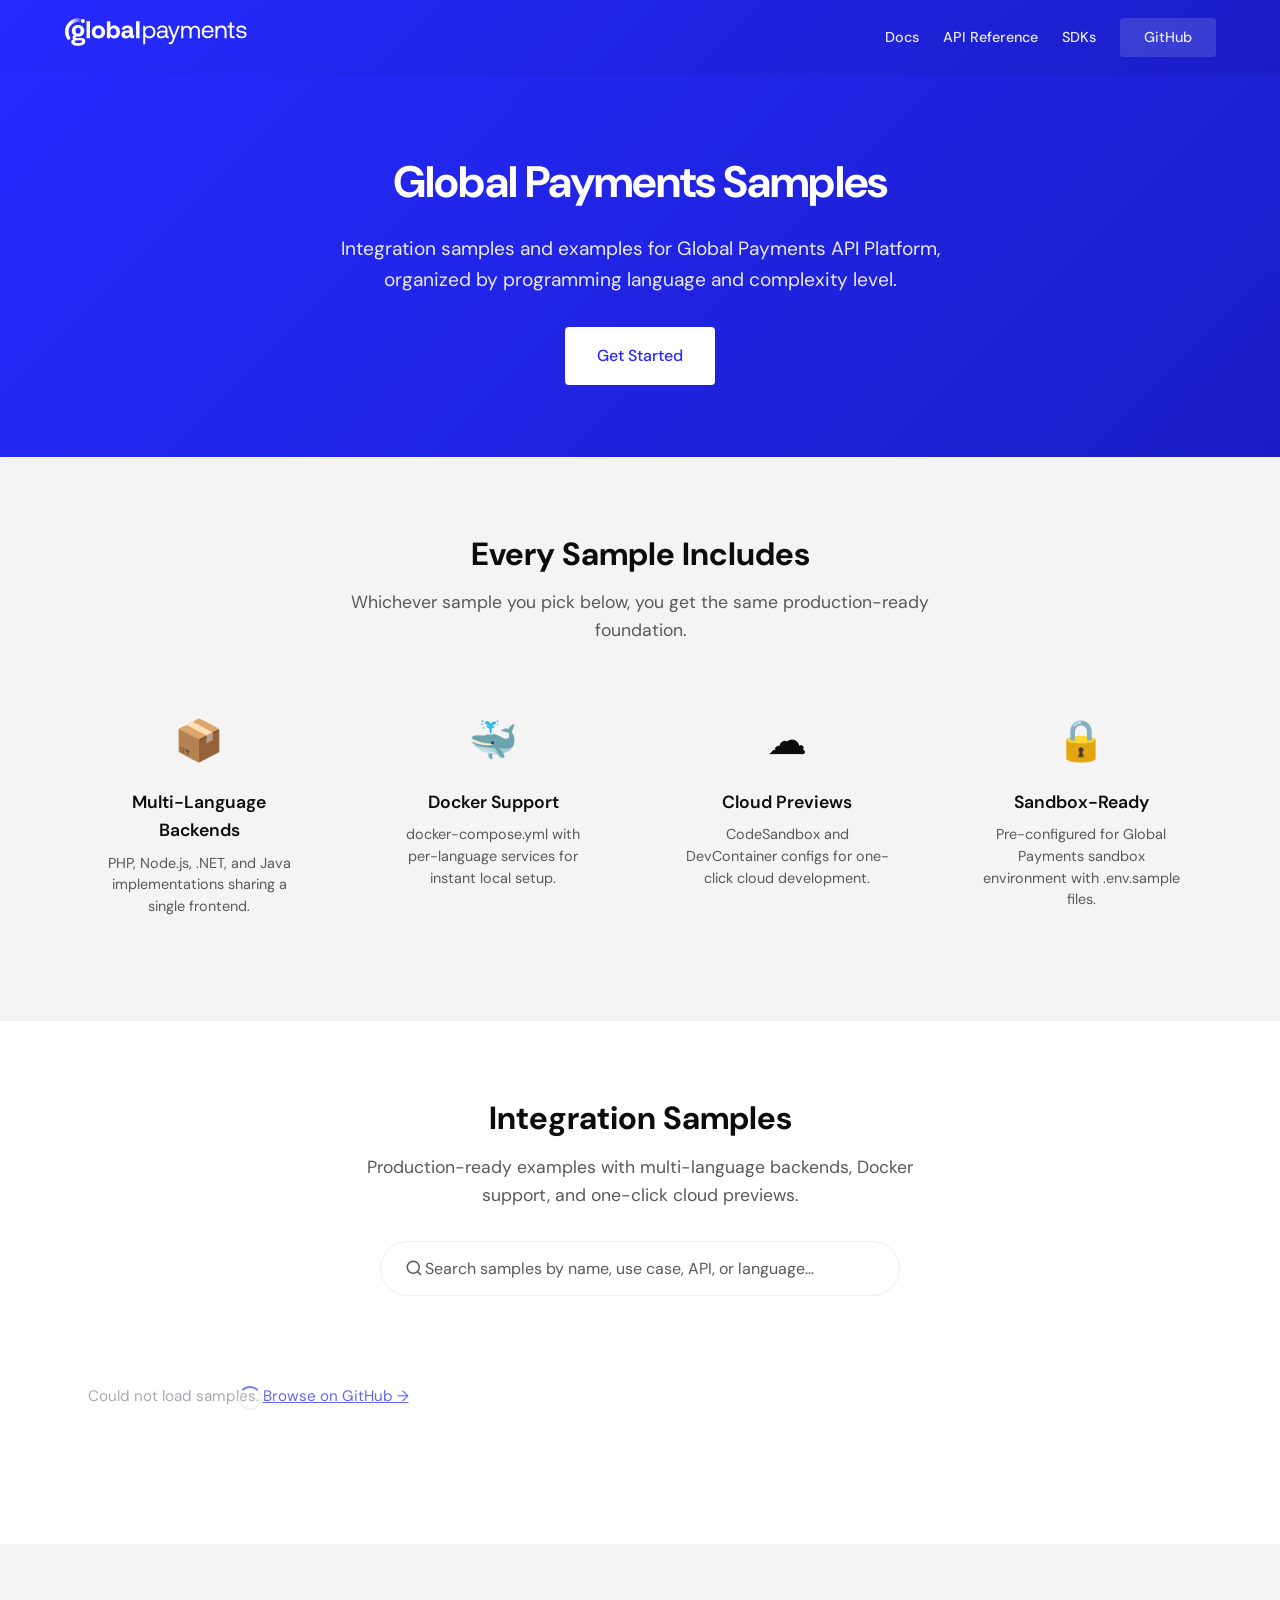
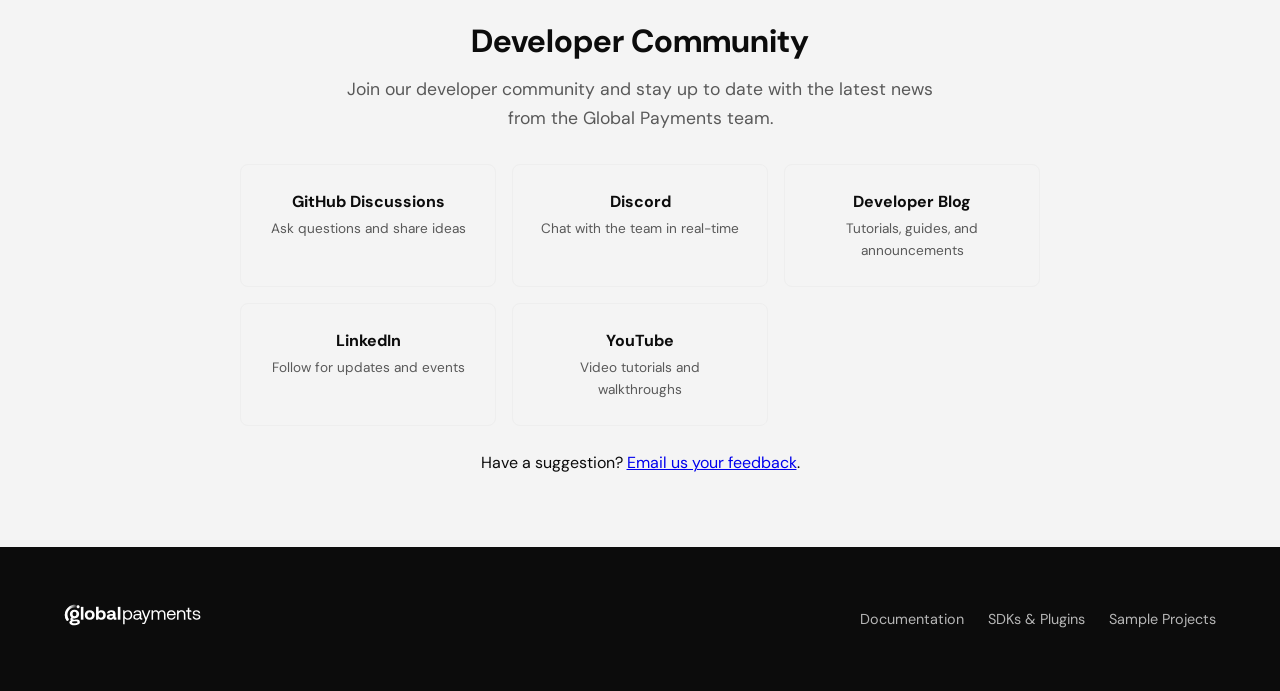
<file: index.html>
<!DOCTYPE html>
<html lang="en">
<head>
    <meta charset="UTF-8">
    <meta name="viewport" content="width=device-width, initial-scale=1.0">
    <title>Global Payments Samples — Developer Portal</title>
    <meta name="description" content="Integration samples and examples for Global Payments API Platform. Explore payment processing demos across PHP, Node.js, .NET, and Java.">
    <link rel="icon" href="assets/img/GP_favicon.svg" type="image/svg+xml">
    <link rel="preconnect" href="https://fonts.googleapis.com">
    <link rel="preconnect" href="https://fonts.gstatic.com" crossorigin>
    <link href="https://fonts.googleapis.com/css2?family=DM+Sans:ital,opsz,wght@0,9..40,100..1000;1,9..40,100..1000&display=swap" rel="stylesheet">
    <link rel="stylesheet" href="css/styles.css">
    <link rel="stylesheet" href="css/portal.css">
</head>
<body>
    <header class="gp-header">
        <div class="gp-container">
            <div class="gp-header-content">
                <a href="/" class="gp-logo">
                    <picture>
                        <source media="(min-width: 768px)" srcset="assets/img/GP_logo.svg">
                        <img src="assets/img/GP_favicon.svg" alt="Global Payments" style="height: 32px; width: auto;">
                    </picture>
                </a>
                <nav class="gp-header-nav">
                    <a href="https://developer.globalpayments.com/">Docs</a>
                    <a href="https://developer.globalpay.com/api/references-overview">API Reference</a>
                    <a href="https://developer.globalpay.com/docs/integration-options/sdk/overview">SDKs</a>
                    <a href="https://github.com/globalpayments-samples" class="gp-button gp-button-header">GitHub</a>
                </nav>
                <button class="gp-mobile-menu-toggle" aria-label="Toggle navigation">
                    <span></span><span></span><span></span>
                </button>
            </div>
        </div>
    </header>

    <section class="gp-hero">
        <div class="gp-container">
            <h1 class="gp-hero-title">Global Payments Samples</h1>
            <p class="gp-hero-subtitle">Integration samples and examples for Global Payments API Platform, organized by programming language and complexity level.</p>
            <div class="gp-hero-actions">
                <a href="https://developer.globalpay.com/docs/getting-started/overview" class="gp-button gp-button-primary">Get Started</a>
            </div>
        </div>
    </section>

    <section class="gp-section gp-section-alt">
        <div class="gp-container">
            <div class="gp-section-header">
                <h2 class="gp-section-title">Every Sample Includes</h2>
                <p class="gp-section-subtitle">Whichever sample you pick below, you get the same production-ready foundation.</p>
            </div>
            <div class="gp-features-grid">
                <div class="gp-feature-card">
                    <div class="gp-feature-icon">&#x1f4e6;</div>
                    <h3>Multi-Language Backends</h3>
                    <p>PHP, Node.js, .NET, and Java implementations sharing a single frontend.</p>
                </div>
                <div class="gp-feature-card">
                    <div class="gp-feature-icon">&#x1f433;</div>
                    <h3>Docker Support</h3>
                    <p>docker-compose.yml with per-language services for instant local setup.</p>
                </div>
                <div class="gp-feature-card">
                    <div class="gp-feature-icon">&#x2601;</div>
                    <h3>Cloud Previews</h3>
                    <p>CodeSandbox and DevContainer configs for one-click cloud development.</p>
                </div>
                <div class="gp-feature-card">
                    <div class="gp-feature-icon">&#x1f512;</div>
                    <h3>Sandbox-Ready</h3>
                    <p>Pre-configured for Global Payments sandbox environment with .env.sample files.</p>
                </div>
            </div>
        </div>
    </section>

    <section id="samples" class="gp-section">
        <div class="gp-container">
            <div class="gp-section-header">
                <h2 class="gp-section-title">Integration Samples</h2>
                <p class="gp-section-subtitle">Production-ready examples with multi-language backends, Docker support, and one-click cloud previews.</p>
            </div>

            <div class="gp-search">
                <input
                    type="search"
                    id="gp-search-input"
                    class="gp-search-input"
                    placeholder="Search samples by name, use case, API, or language&#x2026;"
                    aria-label="Search samples"
                    autocomplete="off"
                >
            </div>

            <div class="gp-filters" role="group" aria-label="Filter samples by use case"></div>

            <div id="gp-project-grid" class="gp-project-grid"></div>

            <p class="gp-project-count" id="project-count" role="status" aria-live="polite"></p>
        </div>
    </section>

    <section class="gp-section gp-section-alt">
        <div class="gp-container">
            <div class="gp-section-header">
                <h2 class="gp-section-title">Developer Community</h2>
                <p class="gp-section-subtitle">Join our developer community and stay up to date with the latest news from the Global Payments team.</p>
            </div>
            <div class="gp-community-grid">
                <a href="https://github.com/orgs/globalpayments/discussions" class="gp-community-link">
                    <strong>GitHub Discussions</strong>
                    <span>Ask questions and share ideas</span>
                </a>
                <a href="https://discord.gg/myER9G9qkc" class="gp-community-link">
                    <strong>Discord</strong>
                    <span>Chat with the team in real-time</span>
                </a>
                <a href="https://developer.globalpayments.com/blog" class="gp-community-link">
                    <strong>Developer Blog</strong>
                    <span>Tutorials, guides, and announcements</span>
                </a>
                <a href="https://www.linkedin.com/showcase/global-payments-for-developers/" class="gp-community-link">
                    <strong>LinkedIn</strong>
                    <span>Follow for updates and events</span>
                </a>
                <a href="https://youtube.com/playlist?list=PLYOhsY1Babga_03fc9FcGIWqagCHEyxY0&si=H4YgJYez6VMxLE68" class="gp-community-link">
                    <strong>YouTube</strong>
                    <span>Video tutorials and walkthroughs</span>
                </a>
            </div>
            <p class="gp-text-center gp-mt-lg">
                Have a suggestion? <a href="mailto:communityexperience@globalpay.com?subject=Global%20Payments%20Developer%20Community%20Feedback">Email us your feedback</a>.
            </p>
        </div>
    </section>

    <footer class="gp-footer">
        <div class="gp-container">
            <div class="gp-footer-content">
                <div class="gp-footer-section">
                    <a href="https://www.globalpayments.com" class="gp-footer-logo">
                        <img src="assets/img/GP_logo.svg" alt="Global Payments" style="height: 24px; width: auto; filter: brightness(0) invert(1);">
                    </a>
                </div>
                <div class="gp-footer-section">
                    <nav class="gp-footer-nav">
                        <a href="https://developer.globalpayments.com/" class="gp-footer-link">Documentation</a>
                        <a href="https://github.com/globalpayments" class="gp-footer-link">SDKs &amp; Plugins</a>
                        <a href="https://github.com/globalpayments-samples" class="gp-footer-link">Sample Projects</a>
                    </nav>
                </div>
            </div>
        </div>
    </footer>

    <script src="js/script.js"></script>
    <script src="js/portal.js"></script>
</body>
</html>
</file>
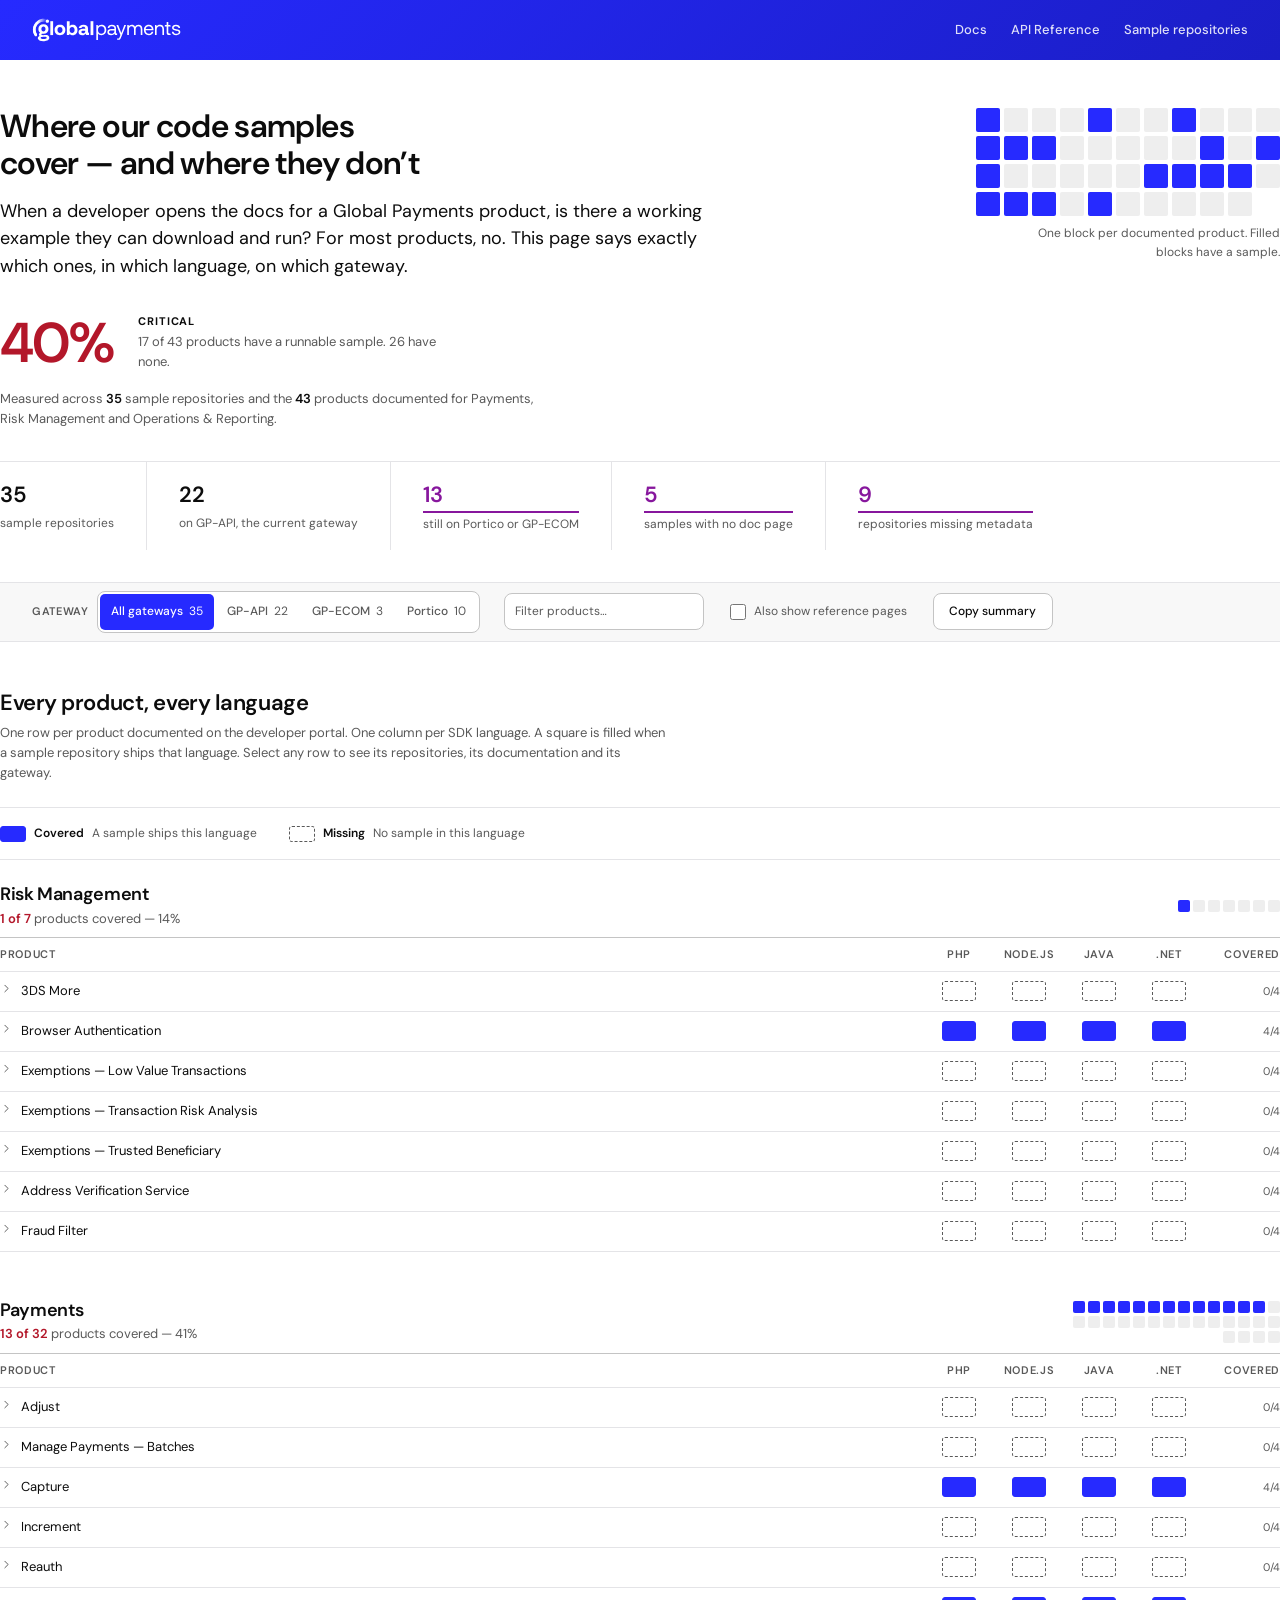
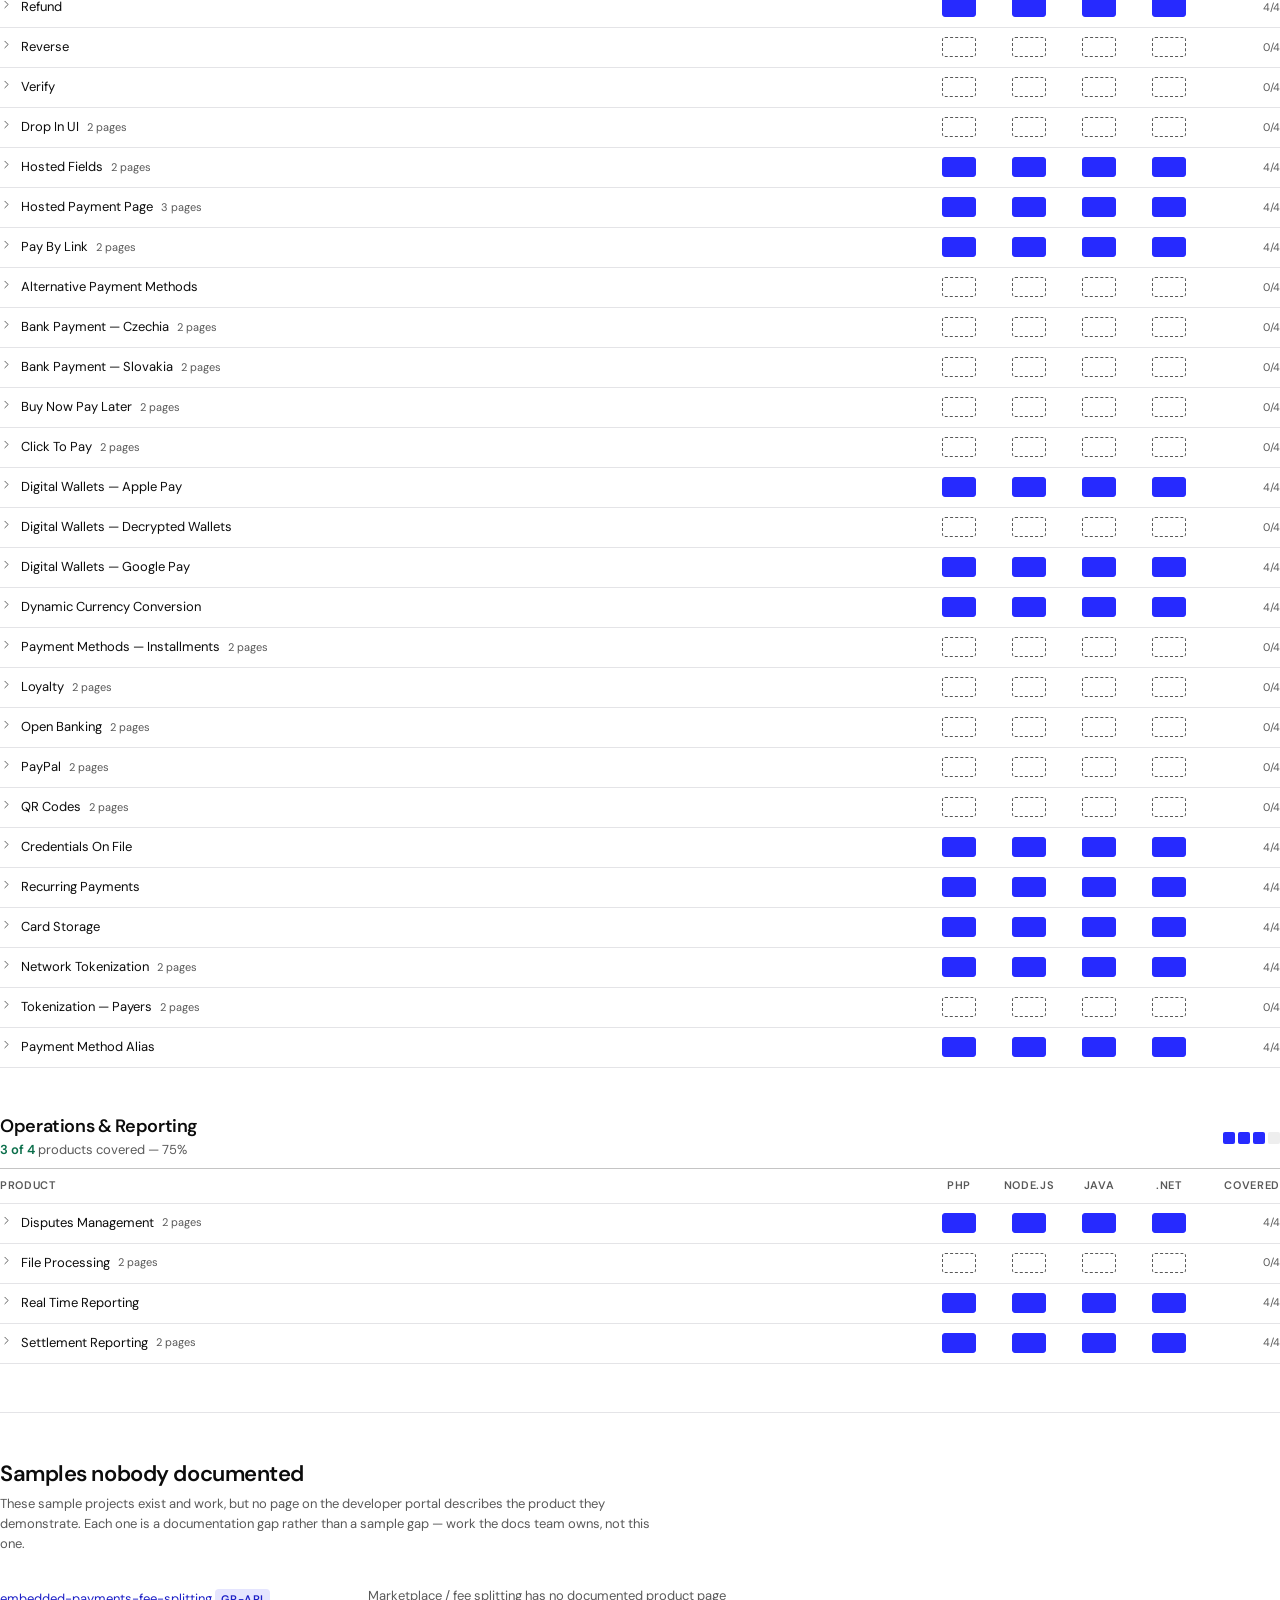
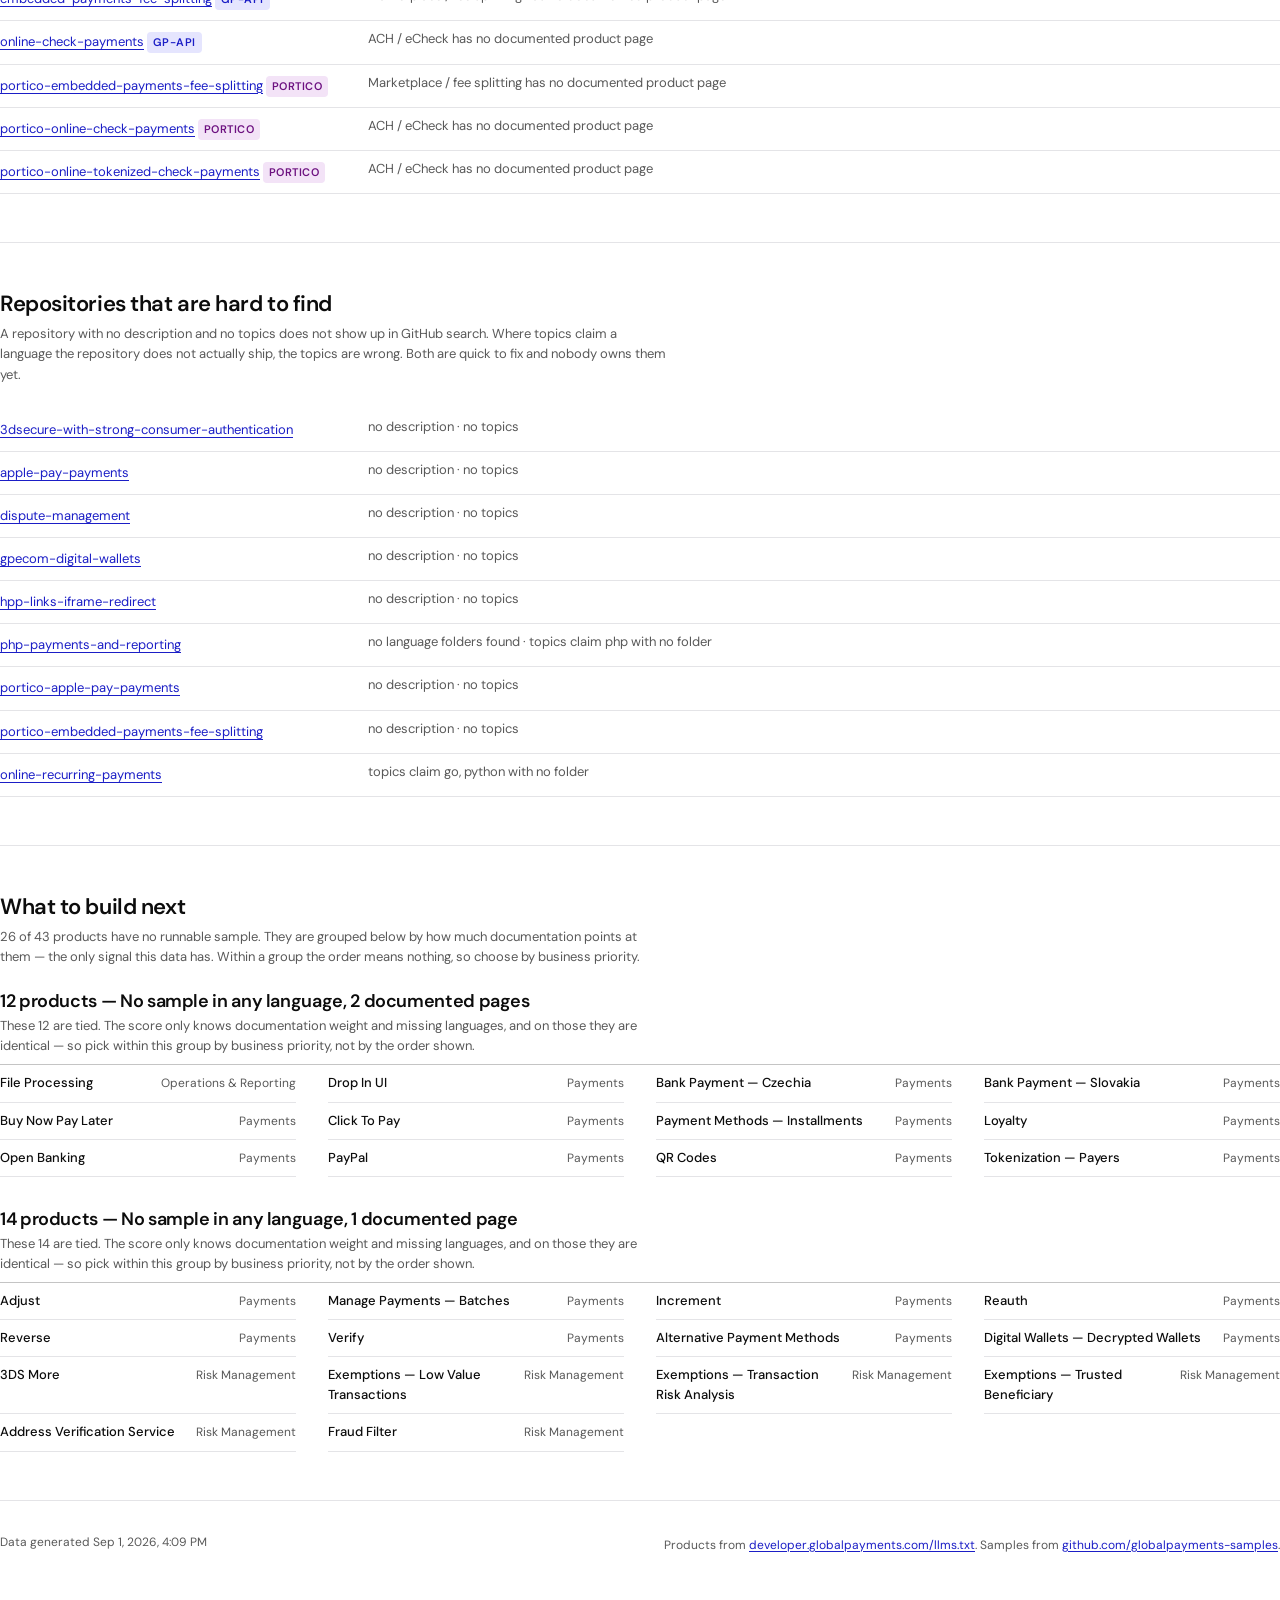
<file: coverage/index.html>
<!DOCTYPE html>
<html lang="en">
<head>
<meta charset="UTF-8">
<meta name="viewport" content="width=device-width, initial-scale=1.0">
<title>Sample Coverage — Global Payments</title>
<meta name="description" content="Which Global Payments products have a runnable code sample, in which languages, on which gateway — and where the gaps are.">
<link rel="icon" href="assets/img/GP_favicon.svg" type="image/svg+xml">
<link rel="preconnect" href="https://fonts.googleapis.com">
<link rel="preconnect" href="https://fonts.gstatic.com" crossorigin>
<link href="https://fonts.googleapis.com/css2?family=DM+Sans:opsz,wght@9..40,400;9..40,500;9..40,600;9..40,700&display=swap" rel="stylesheet">
<link rel="stylesheet" href="css/tokens.css">
<link rel="stylesheet" href="css/dashboard.css">
</head>
<body>

<a class="skiplink" href="#matrix-title">Skip to the coverage table</a>

<header class="masthead">
  <div class="shell masthead__inner">
    <a class="masthead__logo" href="https://globalpayments-samples.github.io/">
      <img class="masthead__logo-screen" src="assets/img/GP_logo.svg" alt="Global Payments">
      <img class="masthead__logo-print" src="assets/img/GP_logo_print.svg" alt="" aria-hidden="true">
    </a>
    <nav class="masthead__nav" aria-label="Developer resources">
      <a href="https://developer.globalpayments.com/">Docs</a>
      <a href="https://developer.globalpayments.com/api/references-overview">API Reference</a>
      <a href="https://github.com/globalpayments-samples">Sample repositories</a>
    </nav>
  </div>
</header>

<!-- Shown only when data/coverage.js is missing. -->
<div class="shell" id="load-error" hidden>
  <div class="section">
    <div class="notice">
      <strong>Coverage data has not been generated yet.</strong>
      Run the pipeline from the project root, then reload this page:
      <br><br>
      <code>node scripts/fetch-docs.mjs</code><br>
      <code>node scripts/fetch-repos.mjs</code><br>
      <code>node scripts/build-coverage.mjs</code>
      <br><br>
      The last step writes <code>data/coverage.js</code>, which this page reads.
    </div>
  </div>
</div>

<main id="app" hidden>

  <!-- Live region for filter and search results. Sighted users get the same
       sentence in .matrix__status; this exists so the change is not silent. -->
  <p class="sr-only" id="status" role="status" aria-live="polite"></p>

  <section class="shell lede" aria-labelledby="page-title">
    <div class="lede__grid">
      <div>
        <h1 class="lede__title" id="page-title">Where our code samples cover — and where they don&rsquo;t</h1>
        <p class="lede__lead" id="lead">
          When a developer opens the docs for a Global Payments product, is there a
          working example they can download and run? For most products, no. This page
          says exactly which ones, in which language, on which gateway.
        </p>

        <div class="headline">
          <p class="headline__figure" id="coverage-figure">—</p>
          <div class="headline__read">
            <p class="headline__band" id="coverage-band"></p>
            <p class="headline__caption" id="coverage-caption"></p>
          </div>
        </div>

        <p class="lede__statement" id="statement"></p>
      </div>

      <div class="lede__evidence">
        <ul class="strip" id="strip" aria-hidden="true"></ul>
        <p class="strip__caption" id="strip-caption"></p>
      </div>
    </div>

    <div class="facts" id="facts"></div>
  </section>

  <div class="controls">
    <div class="shell controls__inner">
      <div class="control">
        <span class="control__label" id="gateway-label">Gateway</span>
        <div class="segmented" id="gateway-filter" role="group" aria-labelledby="gateway-label"></div>
      </div>

      <div class="control">
        <label class="sr-only" for="search">Filter products by name</label>
        <input class="search" id="search" type="search" placeholder="Filter products&hellip;" autocomplete="off">
      </div>

      <label class="toggle">
        <input type="checkbox" id="show-out-of-scope">
        <span>Also show reference pages</span>
      </label>

      <button class="btn" id="copy-summary" type="button"
              aria-describedby="copy-summary-hint">Copy summary</button>
      <span class="sr-only" id="copy-summary-hint">Copies this page&rsquo;s headline numbers and top gaps to the clipboard as Markdown.</span>
    </div>
  </div>

  <section class="shell section" aria-labelledby="matrix-title">
    <div class="section__head">
      <h2 class="section__title" id="matrix-title" tabindex="-1">Every product, every language</h2>
      <p class="section__note">
        One row per product documented on the developer portal. One column per SDK
        language. A square is filled when a sample repository ships that language.
        Select any row to see its repositories, its documentation and its gateway.
      </p>
    </div>

    <!-- The legend sits above the matrix, not below it: you cannot read a chart
         with the key 1,400px further down the page. Only the states the data
         actually produces are drawn. -->
    <div class="legend" id="legend"></div>

    <p class="matrix__status" id="matrix-status" hidden></p>

    <div class="matrix" id="matrix"></div>
  </section>

  <section class="shell section" aria-labelledby="undoc-title">
    <div class="section__head">
      <h2 class="section__title" id="undoc-title">Samples nobody documented</h2>
      <p class="section__note">
        These sample projects exist and work, but no page on the developer portal
        describes the product they demonstrate. Each one is a documentation gap
        rather than a sample gap — work the docs team owns, not this one.
      </p>
    </div>
    <ul class="plainlist" id="undocumented"></ul>
  </section>

  <section class="shell section" aria-labelledby="hygiene-title">
    <div class="section__head">
      <h2 class="section__title" id="hygiene-title">Repositories that are hard to find</h2>
      <p class="section__note">
        A repository with no description and no topics does not show up in GitHub
        search. Where topics claim a language the repository does not actually ship,
        the topics are wrong. Both are quick to fix and nobody owns them yet.
      </p>
    </div>
    <ul class="plainlist" id="hygiene"></ul>
  </section>

  <!-- Last on the page on purpose: the reader leaves holding the action, not the
       housekeeping. -->
  <section class="shell section section--close" aria-labelledby="gaps-title">
    <div class="section__head">
      <h2 class="section__title" id="gaps-title">What to build next</h2>
      <p class="section__note" id="gaps-note"></p>
    </div>
    <div id="gaps"></div>
  </section>

</main>

<footer class="colophon-wrap" id="colophon" hidden>
  <div class="shell colophon">
    <span id="generated"></span>
    <span>
      Products from
      <a href="https://developer.globalpayments.com/llms.txt">developer.globalpayments.com/llms.txt</a>.
      Samples from
      <a href="https://github.com/globalpayments-samples">github.com/globalpayments-samples</a>.
    </span>
  </div>
</footer>

<script src="data/coverage.js"></script>
<script src="js/dashboard.js"></script>
</body>
</html>
</file>
<file: css/styles.css>
/* Global Payments Brand Colors */
:root {
    /* Primary Palette */
    --gp-white: #FFFFFF;
    --gp-global-blue: #262AFF;
    
    /* Secondary Palette */
    --gp-deep-blue: #1B1EC6;
    --gp-black: #0C0C0C;
    
    /* Tertiary Palette */
    --gp-pulse-blue: #1CABFF;
    --gp-sunshine: #FFCC00;
    --gp-creamsicle: #FDA052;
    --gp-raspberry: #F4364C;
    --gp-grape: #87179D;
    
    /* Neutral Palette */
    --gp-charcoal: #595959;
    --gp-smoke: #C4C4C4;
    --gp-fog: #EEEEEE;
    --gp-haze: #F4F4F4;
    --gp-mist: #F8F8F8;
    
    /* Semantic Colors */
    --gp-success: #10B981;
    --gp-warning: var(--gp-sunshine);
    --gp-error: var(--gp-raspberry);
    --gp-info: var(--gp-pulse-blue);
    
    /* Typography */
    --gp-font-family: 'DM Sans', -apple-system, BlinkMacSystemFont, 'Segoe UI', system-ui, sans-serif;
    
    /* Spacing */
    --gp-space-xs: 0.25rem;
    --gp-space-sm: 0.5rem;
    --gp-space-md: 1rem;
    --gp-space-lg: 1.5rem;
    --gp-space-xl: 2rem;
    --gp-space-xxl: 3rem;
    
    /* Border Radius */
    --gp-radius-sm: 4px;
    --gp-radius-md: 8px;
    --gp-radius-lg: 12px;
    --gp-radius-xl: 16px;
    
    /* Shadows */
    --gp-shadow-sm: 0 1px 2px 0 rgba(0, 0, 0, 0.05);
    --gp-shadow-md: 0 4px 6px -1px rgba(0, 0, 0, 0.1), 0 2px 4px -1px rgba(0, 0, 0, 0.06);
    --gp-shadow-lg: 0 10px 15px -3px rgba(0, 0, 0, 0.1), 0 4px 6px -2px rgba(0, 0, 0, 0.05);
}

/* Reset and Base Styles */
* {
    margin: 0;
    padding: 0;
    box-sizing: border-box;
}

body {
    font-family: var(--gp-font-family);
    background-color: var(--gp-white);
    color: var(--gp-black);
    line-height: 1.6;
    font-size: 16px;
    -webkit-font-smoothing: antialiased;
    -moz-osx-font-smoothing: grayscale;
}

/* Container */
.gp-container {
    max-width: 1200px;
    margin: 0 auto;
    padding: var(--gp-space-lg);
}

/* Header */
.gp-header {
    background: linear-gradient(135deg, var(--gp-global-blue) 0%, var(--gp-deep-blue) 100%);
    color: var(--gp-white);
    padding: var(--gp-space-xl) 0;
    margin-bottom: var(--gp-space-xxl);
}

.gp-header-content {
    display: flex;
    align-items: center;
    justify-content: space-between;
    flex-wrap: wrap;
    gap: var(--gp-space-md);
}

.gp-logo {
    font-size: 1.5rem;
    font-weight: 700;
    display: flex;
    align-items: center;
    gap: var(--gp-space-sm);
}

.gp-header-nav {
    display: flex;
    gap: var(--gp-space-lg);
    align-items: center;
}

.gp-header-nav a {
    color: var(--gp-white);
    text-decoration: none;
    font-weight: 500;
    opacity: 0.9;
    transition: opacity 0.2s ease;
}

.gp-header-nav a:hover {
    opacity: 1;
}

/* Page Title */
.gp-page-title {
    font-size: 2.5rem;
    font-weight: 700;
    margin-bottom: var(--gp-space-sm);
    background: linear-gradient(135deg, var(--gp-global-blue), var(--gp-pulse-blue));
    -webkit-background-clip: text;
    -webkit-text-fill-color: transparent;
    background-clip: text;
}

.gp-page-subtitle {
    font-size: 1.125rem;
    color: var(--gp-charcoal);
    margin-bottom: var(--gp-space-xl);
    font-weight: 400;
}

/* Tabs */
.gp-tabs {
    margin-bottom: var(--gp-space-xl);
}

.gp-tab-list {
    display: flex;
    border-bottom: 1px solid var(--gp-fog);
    margin-bottom: var(--gp-space-xl);
    overflow-x: auto;
    gap: 0;
}

.gp-tab-button {
    background: none;
    border: none;
    padding: var(--gp-space-md) var(--gp-space-lg);
    font-family: var(--gp-font-family);
    font-size: 1rem;
    font-weight: 500;
    color: var(--gp-charcoal);
    cursor: pointer;
    border-bottom: 2px solid transparent;
    transition: all 0.2s ease;
    white-space: nowrap;
    position: relative;
}

.gp-tab-button:hover {
    color: var(--gp-global-blue);
    background-color: var(--gp-haze);
}

.gp-tab-button.active {
    color: var(--gp-global-blue);
    border-bottom-color: var(--gp-global-blue);
}

.gp-tab-content {
    display: none;
}

.gp-tab-content.active {
    display: block;
}

/* Cards */
.gp-card {
    background: var(--gp-white);
    border: 1px solid var(--gp-fog);
    border-radius: var(--gp-radius-lg);
    padding: var(--gp-space-xl);
    box-shadow: var(--gp-shadow-sm);
    margin-bottom: var(--gp-space-lg);
    transition: box-shadow 0.2s ease;
}

.gp-card:hover {
    box-shadow: var(--gp-shadow-md);
}

.gp-card-header {
    margin-bottom: var(--gp-space-lg);
}

.gp-card-title {
    font-size: 1.25rem;
    font-weight: 600;
    color: var(--gp-black);
    margin-bottom: var(--gp-space-sm);
}

.gp-card-description {
    color: var(--gp-charcoal);
    font-size: 0.9rem;
}

/* Forms */
.gp-form {
    max-width: 600px;
}

.gp-form-group {
    margin-bottom: var(--gp-space-lg);
}

.gp-form-row {
    display: flex;
    gap: var(--gp-space-md);
    flex-wrap: wrap;
}

.gp-form-row .gp-form-group {
    flex: 1;
    min-width: 200px;
}

.gp-label {
    display: block;
    font-weight: 500;
    color: var(--gp-black);
    margin-bottom: var(--gp-space-sm);
    font-size: 0.9rem;
}

.gp-input,
.gp-select,
.gp-textarea {
    width: 100%;
    padding: var(--gp-space-md);
    border: 1px solid var(--gp-smoke);
    border-radius: var(--gp-radius-sm);
    font-family: var(--gp-font-family);
    font-size: 1rem;
    transition: all 0.2s ease;
    background-color: var(--gp-white);
}

.gp-input:focus,
.gp-select:focus,
.gp-textarea:focus {
    outline: none;
    border-color: var(--gp-global-blue);
    box-shadow: 0 0 0 3px rgba(38, 42, 255, 0.1);
}

.gp-input::placeholder {
    color: var(--gp-charcoal);
}

/* Buttons */
.gp-button {
    font-family: var(--gp-font-family);
    font-size: 1rem;
    font-weight: 500;
    padding: var(--gp-space-md) var(--gp-space-xl);
    border: none;
    border-radius: var(--gp-radius-sm);
    cursor: pointer;
    transition: all 0.2s ease;
    text-decoration: none;
    display: inline-flex;
    align-items: center;
    gap: var(--gp-space-sm);
    justify-content: center;
    min-height: 44px;
}

.gp-button-primary {
    background: linear-gradient(135deg, var(--gp-global-blue), var(--gp-deep-blue));
    color: var(--gp-white);
}

.gp-button-primary:hover {
    transform: translateY(-1px);
    box-shadow: var(--gp-shadow-md);
}

.gp-button-secondary {
    background: var(--gp-white);
    color: var(--gp-global-blue);
    border: 1px solid var(--gp-global-blue);
}

.gp-button-secondary:hover {
    background: var(--gp-global-blue);
    color: var(--gp-white);
}

.gp-button-full {
    width: 100%;
}

/* Status Messages */
.gp-alert {
    padding: var(--gp-space-md);
    border-radius: var(--gp-radius-sm);
    margin-bottom: var(--gp-space-lg);
    font-weight: 500;
}

.gp-alert-success {
    background-color: rgba(16, 185, 129, 0.1);
    color: #065f46;
    border: 1px solid rgba(16, 185, 129, 0.2);
}

.gp-alert-error {
    background-color: rgba(244, 54, 76, 0.1);
    color: #991b1b;
    border: 1px solid rgba(244, 54, 76, 0.2);
}

.gp-alert-warning {
    background-color: rgba(255, 204, 0, 0.1);
    color: #92400e;
    border: 1px solid rgba(255, 204, 0, 0.2);
}

.gp-alert-info {
    background-color: rgba(28, 171, 255, 0.1);
    color: #1e40af;
    border: 1px solid rgba(28, 171, 255, 0.2);
}

/* Code Blocks */
.gp-code-block {
    background: var(--gp-haze);
    border: 1px solid var(--gp-fog);
    border-radius: var(--gp-radius-sm);
    padding: var(--gp-space-lg);
    font-family: 'Courier New', monospace;
    font-size: 0.875rem;
    overflow-x: auto;
    margin: var(--gp-space-lg) 0;
}

/* Credit Card Container */
#credit-card {
    border: 1px solid var(--gp-smoke);
    border-radius: var(--gp-radius-sm);
    padding: var(--gp-space-lg);
    background: var(--gp-white);
    margin-bottom: var(--gp-space-lg);
}

/* Loading States */
.gp-loading {
    opacity: 0.6;
    pointer-events: none;
    position: relative;
}

.gp-loading::after {
    content: "";
    position: absolute;
    top: 50%;
    left: 50%;
    width: 20px;
    height: 20px;
    margin: -10px 0 0 -10px;
    border: 2px solid var(--gp-fog);
    border-top: 2px solid var(--gp-global-blue);
    border-radius: 50%;
    animation: gp-spin 1s linear infinite;
}

@keyframes gp-spin {
    0% { transform: rotate(0deg); }
    100% { transform: rotate(360deg); }
}

/* Responsive Design */
@media (max-width: 768px) {
    .gp-container {
        padding: var(--gp-space-md);
    }

    .gp-page-title {
        font-size: 2rem;
    }

    .gp-header-content {
        flex-direction: column;
        align-items: flex-start;
    }

    .gp-form-row {
        flex-direction: column;
    }

    .gp-tab-list {
        gap: 0;
    }

    .gp-card {
        padding: var(--gp-space-lg);
    }
}

/* Utility Classes */
.gp-text-center { text-align: center; }
.gp-text-right { text-align: right; }
.gp-mb-0 { margin-bottom: 0; }
.gp-mb-sm { margin-bottom: var(--gp-space-sm); }
.gp-mb-md { margin-bottom: var(--gp-space-md); }
.gp-mb-lg { margin-bottom: var(--gp-space-lg); }
.gp-mt-lg { margin-top: var(--gp-space-lg); }
.gp-hidden { display: none; }
.gp-flex { display: flex; }
.gp-flex-wrap { flex-wrap: wrap; }
.gp-gap-md { gap: var(--gp-space-md); }
.gp-justify-between { justify-content: space-between; }
.gp-align-center { align-items: center; }
</file>
<file: css/portal.css>
/* Portal-specific styles for the developer community entry point.
   This file supplements css/styles.css (which provides base brand styles
   and is also served as a CDN asset to all sample projects — DO NOT modify styles.css). */

/* ===== Hero ===== */
.gp-hero {
    background: linear-gradient(135deg, var(--gp-global-blue) 0%, var(--gp-deep-blue) 100%);
    color: var(--gp-white);
    padding: var(--gp-space-xxl) 0;
    text-align: center;
}

.gp-hero-title {
    font-size: 2.75rem;
    font-weight: 700;
    margin-bottom: var(--gp-space-md);
    letter-spacing: -0.02em;
}

.gp-hero-subtitle {
    font-size: 1.2rem;
    opacity: 0.9;
    max-width: 640px;
    margin: 0 auto var(--gp-space-xl);
    line-height: 1.6;
}

.gp-hero-actions {
    display: flex;
    gap: var(--gp-space-md);
    justify-content: center;
    flex-wrap: wrap;
}

/* Solid white CTA for strong contrast against the blue hero gradient
   (the old blue-gradient button read as "blue on blue"). */
.gp-hero .gp-button-primary {
    background: var(--gp-white);
    color: var(--gp-global-blue);
}

.gp-hero .gp-button-primary:hover {
    background: var(--gp-haze);
    color: var(--gp-deep-blue);
    transform: translateY(-1px);
    box-shadow: var(--gp-shadow-lg);
}

/* ===== Header (portal overrides) ===== */
.gp-header {
    padding: 0;
    margin-bottom: 0;
}

.gp-header .gp-container {
    padding-top: var(--gp-space-md);
    padding-bottom: var(--gp-space-md);
}

.gp-header-nav a {
    font-size: 0.9rem;
}

.gp-button-header {
    background: rgba(255, 255, 255, 0.15);
    color: var(--gp-white);
    padding: var(--gp-space-sm) var(--gp-space-lg);
    border-radius: var(--gp-radius-sm);
    font-size: 0.9rem;
    min-height: auto;
}

.gp-button-header:hover {
    background: rgba(255, 255, 255, 0.25);
}

/* Mobile menu toggle */
.gp-mobile-menu-toggle {
    display: none;
    flex-direction: column;
    gap: 5px;
    background: none;
    border: none;
    cursor: pointer;
    padding: var(--gp-space-sm);
}

.gp-mobile-menu-toggle span {
    display: block;
    width: 24px;
    height: 2px;
    background: var(--gp-white);
    border-radius: 2px;
    transition: transform 0.2s ease;
}

/* ===== Sections ===== */
.gp-section {
    padding: var(--gp-space-xxl) 0;
}

.gp-section-alt {
    background: var(--gp-haze);
}

.gp-section-header {
    text-align: center;
    margin-bottom: var(--gp-space-xl);
}

.gp-section-title {
    font-size: 2rem;
    font-weight: 700;
    margin-bottom: var(--gp-space-sm);
    color: var(--gp-black);
}

.gp-section-subtitle {
    font-size: 1.1rem;
    color: var(--gp-charcoal);
    max-width: 600px;
    margin: 0 auto;
}

/* ===== Search ===== */
.gp-search {
    max-width: 520px;
    margin: 0 auto var(--gp-space-lg);
}

.gp-search-input {
    width: 100%;
    padding: var(--gp-space-md) var(--gp-space-lg);
    padding-left: 2.75rem;
    border: 1px solid var(--gp-fog);
    border-radius: 100px;
    font-family: var(--gp-font-family);
    font-size: 1rem;
    color: var(--gp-black);
    background-color: var(--gp-white);
    /* Inline magnifier icon — data URI keeps the page self-contained. */
    background-image: url("data:image/svg+xml,%3Csvg xmlns='http://www.w3.org/2000/svg' width='18' height='18' viewBox='0 0 24 24' fill='none' stroke='%23595959' stroke-width='2' stroke-linecap='round' stroke-linejoin='round'%3E%3Ccircle cx='11' cy='11' r='8'/%3E%3Cline x1='21' y1='21' x2='16.65' y2='16.65'/%3E%3C/svg%3E");
    background-repeat: no-repeat;
    background-position: var(--gp-space-lg) center;
    transition: all 0.2s ease;
}

.gp-search-input::placeholder {
    color: var(--gp-charcoal);
}

.gp-search-input:focus {
    outline: none;
    border-color: var(--gp-global-blue);
    box-shadow: 0 0 0 3px rgba(38, 42, 255, 0.1);
}

/* ===== Filters ===== */
.gp-filters {
    display: flex;
    gap: var(--gp-space-sm);
    justify-content: center;
    margin-bottom: var(--gp-space-xl);
    flex-wrap: wrap;
}

.gp-filter-button {
    background: var(--gp-white);
    border: 1px solid var(--gp-fog);
    padding: var(--gp-space-sm) var(--gp-space-lg);
    border-radius: 100px;
    font-family: var(--gp-font-family);
    font-size: 0.9rem;
    font-weight: 500;
    color: var(--gp-charcoal);
    cursor: pointer;
    transition: all 0.2s ease;
}

.gp-filter-button:hover {
    border-color: var(--gp-global-blue);
    color: var(--gp-global-blue);
}

.gp-filter-button.active {
    background: var(--gp-global-blue);
    border-color: var(--gp-global-blue);
    color: var(--gp-white);
}

/* ===== Project Grid ===== */
.gp-project-grid {
    display: grid;
    grid-template-columns: repeat(auto-fill, minmax(300px, 1fr));
    gap: var(--gp-space-lg);
}

.gp-project-card {
    display: flex;
    flex-direction: column;
    background: var(--gp-white);
    border: 1px solid var(--gp-fog);
    border-radius: var(--gp-radius-lg);
    padding: var(--gp-space-xl);
    text-decoration: none;
    color: inherit;
    transition: all 0.2s ease;
}

.gp-project-card:hover {
    box-shadow: var(--gp-shadow-lg);
    border-color: var(--gp-smoke);
    transform: translateY(-2px);
}

.gp-project-card.gp-hidden {
    display: none;
}

.gp-project-card-header {
    margin-bottom: var(--gp-space-sm);
}

.gp-project-card-title {
    font-size: 1.1rem;
    font-weight: 600;
    color: var(--gp-black);
    margin-bottom: 2px;
}

/* Plain-language "which API" caption — helps developers tell apart samples
   that share a name across GP-API, Portico, and GP Ecom. */
.gp-project-card-platform {
    font-size: 0.8rem;
    font-weight: 500;
    color: var(--gp-global-blue);
    margin-bottom: var(--gp-space-sm);
}

.gp-project-card-desc {
    font-size: 0.9rem;
    color: var(--gp-charcoal);
    line-height: 1.5;
    flex: 1;
    margin-bottom: var(--gp-space-md);
}

/* ===== Badges ===== */
.gp-badge {
    display: inline-block;
    font-size: 0.75rem;
    font-weight: 600;
    padding: 2px 10px;
    border-radius: 100px;
    text-transform: uppercase;
    letter-spacing: 0.03em;
}

.gp-badge-gpapi {
    background: rgba(38, 42, 255, 0.1);
    color: var(--gp-global-blue);
}

.gp-badge-portico {
    background: rgba(135, 23, 157, 0.1);
    color: var(--gp-grape);
}

.gp-badge-gpecom {
    background: rgba(253, 160, 82, 0.1);
    color: #c47520;
}

.gp-badge-tools {
    background: rgba(16, 185, 129, 0.1);
    color: #047857;
}

.gp-badge-integrated-partner {
    background: rgba(14, 165, 233, 0.1);
    color: #0369a1;
}

/* ===== Language Tags ===== */
.gp-project-card-langs {
    display: flex;
    gap: var(--gp-space-xs);
    flex-wrap: wrap;
    margin-top: auto;
}

.gp-lang {
    font-size: 0.7rem;
    font-weight: 600;
    padding: 2px 8px;
    border-radius: var(--gp-radius-sm);
    text-transform: uppercase;
    letter-spacing: 0.03em;
}

.gp-lang-php {
    background: rgba(119, 123, 180, 0.15);
    color: #4f5b93;
}

.gp-lang-node {
    background: rgba(104, 159, 56, 0.15);
    color: #3c6e12;
}

.gp-lang-java {
    background: rgba(244, 54, 76, 0.1);
    color: #b91c1c;
}

.gp-lang-dotnet {
    background: rgba(81, 43, 212, 0.12);
    color: #512bd4;
}

.gp-lang-python {
    background: rgba(55, 118, 171, 0.15);
    color: #1d5791;
}

.gp-lang-go {
    background: rgba(0, 173, 216, 0.15);
    color: #006b8f;
}

/* ===== Card Link ===== */
.gp-project-card-link {
    display: block;
    font-size: 0.875rem;
    font-weight: 500;
    color: var(--gp-global-blue);
    margin-top: var(--gp-space-md);
    text-decoration: none;
}

.gp-project-card:hover .gp-project-card-link {
    text-decoration: underline;
}

/* ===== Topic Tags ===== */
.gp-project-card-tags {
    display: flex;
    gap: var(--gp-space-xs);
    flex-wrap: wrap;
    margin-top: var(--gp-space-xs);
}

.gp-tag {
    font-size: 0.65rem;
    font-weight: 500;
    padding: 2px 7px;
    border-radius: var(--gp-radius-sm);
    background: rgba(0, 0, 0, 0.05);
    color: var(--gp-text-secondary, #6b7280);
    letter-spacing: 0.02em;
}

/* ===== Loading State ===== */
.gp-loading {
    text-align: center;
    padding: var(--gp-space-xl) 0;
    color: var(--gp-text-secondary, #6b7280);
    font-size: 0.95rem;
}

/* ===== Features Grid ===== */
.gp-features-grid {
    display: grid;
    grid-template-columns: repeat(auto-fit, minmax(240px, 1fr));
    gap: var(--gp-space-lg);
}

.gp-feature-card {
    text-align: center;
    padding: var(--gp-space-xl);
}

.gp-feature-icon {
    font-size: 2.5rem;
    margin-bottom: var(--gp-space-md);
}

.gp-feature-card h3 {
    font-size: 1.1rem;
    font-weight: 600;
    margin-bottom: var(--gp-space-sm);
}

.gp-feature-card p {
    font-size: 0.9rem;
    color: var(--gp-charcoal);
    line-height: 1.5;
}

/* ===== Community Grid ===== */
.gp-community-grid {
    display: grid;
    grid-template-columns: repeat(auto-fit, minmax(200px, 1fr));
    gap: var(--gp-space-md);
    max-width: 800px;
    margin: 0 auto;
}

.gp-community-link {
    display: flex;
    flex-direction: column;
    gap: 4px;
    padding: var(--gp-space-lg);
    border: 1px solid var(--gp-fog);
    border-radius: var(--gp-radius-md);
    text-decoration: none;
    color: inherit;
    transition: all 0.2s ease;
    text-align: center;
}

.gp-community-link:hover {
    border-color: var(--gp-global-blue);
    box-shadow: var(--gp-shadow-sm);
}

.gp-community-link strong {
    font-size: 1rem;
    color: var(--gp-black);
}

.gp-community-link span {
    font-size: 0.85rem;
    color: var(--gp-charcoal);
}

/* ===== Project Count ===== */
.gp-project-count {
    text-align: center;
    margin-top: var(--gp-space-xl);
    color: var(--gp-charcoal);
    font-size: 0.9rem;
}

/* ===== Footer ===== */
.gp-footer {
    background: var(--gp-black);
    color: var(--gp-white);
    padding: var(--gp-space-xl) 0;
}

.gp-footer-content {
    display: flex;
    align-items: center;
    justify-content: space-between;
    flex-wrap: wrap;
    gap: var(--gp-space-lg);
}

.gp-footer-logo {
    display: inline-block;
}

.gp-footer-nav {
    display: flex;
    gap: var(--gp-space-lg);
    flex-wrap: wrap;
}

.gp-footer-link {
    color: rgba(255, 255, 255, 0.7);
    text-decoration: none;
    font-size: 0.9rem;
    transition: color 0.2s ease;
}

.gp-footer-link:hover {
    color: var(--gp-white);
}

/* ===== Responsive ===== */
@media (max-width: 768px) {
    .gp-hero-title {
        font-size: 2rem;
    }

    .gp-hero-subtitle {
        font-size: 1rem;
    }

    .gp-section-title {
        font-size: 1.5rem;
    }

    .gp-mobile-menu-toggle {
        display: flex;
    }

    .gp-header-nav {
        display: none;
        width: 100%;
        flex-direction: column;
        gap: var(--gp-space-sm);
        padding-top: var(--gp-space-md);
    }

    .gp-header-nav.open {
        display: flex;
    }

    .gp-header-content {
        flex-wrap: wrap;
    }

    .gp-project-grid {
        grid-template-columns: 1fr;
    }

    .gp-footer-content {
        flex-direction: column;
        text-align: center;
    }

    .gp-footer-nav {
        justify-content: center;
    }
}

@media (max-width: 480px) {
    .gp-hero {
        padding: var(--gp-space-xl) 0;
    }

    .gp-hero-title {
        font-size: 1.75rem;
    }

    .gp-filters {
        gap: var(--gp-space-xs);
    }

    .gp-filter-button {
        padding: var(--gp-space-xs) var(--gp-space-md);
        font-size: 0.8rem;
    }
}
</file>
<file: coverage/css/tokens.css>
/* ---------------------------------------------------------------------------
   Global Payments brand tokens.

   The first block is copied verbatim from
   globalpayments-samples.github.io/css/styles.css so this dashboard and the
   samples landing page cannot drift apart. Do not edit it here — edit it there
   and re-copy.
   --------------------------------------------------------------------------- */

:root {
    /* Primary Palette */
    --gp-white: #FFFFFF;
    --gp-global-blue: #262AFF;

    /* Secondary Palette */
    --gp-deep-blue: #1B1EC6;
    --gp-black: #0C0C0C;

    /* Tertiary Palette */
    --gp-pulse-blue: #1CABFF;
    --gp-sunshine: #FFCC00;
    --gp-creamsicle: #FDA052;
    --gp-raspberry: #F4364C;
    --gp-grape: #87179D;

    /* Neutral Palette */
    --gp-charcoal: #595959;
    --gp-smoke: #C4C4C4;
    --gp-fog: #EEEEEE;
    --gp-haze: #F4F4F4;
    --gp-mist: #F8F8F8;

    /* Semantic Colors */
    --gp-success: #10B981;
    --gp-warning: var(--gp-sunshine);
    --gp-error: var(--gp-raspberry);
    --gp-info: var(--gp-pulse-blue);

    /* Typography */
    --gp-font-family: 'DM Sans', -apple-system, BlinkMacSystemFont, 'Segoe UI', system-ui, sans-serif;

    /* Spacing */
    --gp-space-xs: 0.25rem;
    --gp-space-sm: 0.5rem;
    --gp-space-md: 1rem;
    --gp-space-lg: 1.5rem;
    --gp-space-xl: 2rem;
    --gp-space-xxl: 3rem;

    /* Border Radius */
    --gp-radius-sm: 4px;
    --gp-radius-md: 8px;
    --gp-radius-lg: 12px;
    --gp-radius-xl: 16px;

    /* Shadows */
    --gp-shadow-sm: 0 1px 2px 0 rgba(0, 0, 0, 0.05);
    --gp-shadow-md: 0 4px 6px -1px rgba(0, 0, 0, 0.1), 0 2px 4px -1px rgba(0, 0, 0, 0.06);
    --gp-shadow-lg: 0 10px 15px -3px rgba(0, 0, 0, 0.1), 0 4px 6px -2px rgba(0, 0, 0, 0.05);
}

/* ---------------------------------------------------------------------------
   Dashboard additions. Derived from the palette above — no new hues invented.
   --------------------------------------------------------------------------- */

:root {
    /* Ink. Charcoal on white is 6.4:1; smoke is decoration only, never text. */
    --ink:            var(--gp-black);
    --ink-secondary:  var(--gp-charcoal);
    --ink-on-accent:  var(--gp-white);

    /* Two neutral layers: content sits on white, chrome sits on mist. */
    --surface:        var(--gp-white);
    --surface-sunk:   var(--gp-mist);
    --surface-panel:  var(--gp-haze);

    /* Hairlines. Everything is separated by rules, not by boxes. */
    --rule:           #E4E4E7;
    --rule-strong:    var(--gp-smoke);

    /* Coverage states. One hue, four densities — hue is never the only signal;
       each state also differs in fill pattern and border. */
    --state-covered:  var(--gp-global-blue);
    --state-stale:    #9A9CF5;
    --state-partial:  #C9CAFB;
    --state-missing:  transparent;
    --state-out:      var(--gp-fog);

    /* Grade bands for the headline number. Same three hues as the semantic palette
       above, darkened until small text on white clears 4.5:1 — the palette versions
       are display fills and do not. No new hues. Measured on white:
       critical 6.8:1, behind 6.0:1, on-track 6.3:1. */
    --band-critical:  #B3172A;   /* from --gp-raspberry */
    --band-behind:    #9A5000;   /* from --gp-creamsicle */
    --band-on-track:  #0A6E4A;   /* from --gp-success   */

    /* Fixed type scale, ratio ~1.2. Product UI, so no fluid clamps. */
    --text-micro:  0.6875rem;  /* 11px — column heads, meta */
    --text-xs:     0.75rem;    /* 12px — dense labels */
    --text-sm:     0.8125rem;  /* 13px — table body */
    --text-base:   0.9375rem;  /* 15px — prose */
    --text-md:     1.125rem;   /* 18px — sub-heads */
    --text-lg:     1.375rem;   /* 22px — section heads */
    --text-xl:     2rem;       /* 32px — page title */
    --text-hero:   3.5rem;     /* 56px — the one number */

    --lead-tight:  1.15;
    --lead-body:   1.55;

    --track-tight: -0.02em;
    --track-hero:  -0.035em;

    /* Motion. One curve, three durations. */
    --ease-out:    cubic-bezier(0.16, 1, 0.3, 1);
    --dur-fast:    120ms;
    --dur-base:    180ms;
    --dur-slow:    240ms;

    --focus-ring:  0 0 0 2px var(--gp-white), 0 0 0 4px var(--gp-global-blue);

    --page-max:    1320px;
}

@media (prefers-reduced-motion: reduce) {
    :root {
        --dur-fast: 1ms;
        --dur-base: 1ms;
        --dur-slow: 1ms;
    }
}
</file>
<file: coverage/css/dashboard.css>
/* ===========================================================================
   Sample Coverage Dashboard
   Operate surface. The matrix is the product; everything else defers to it.
   =========================================================================== */

*,
*::before,
*::after { box-sizing: border-box; }

html { -webkit-text-size-adjust: 100%; }

body {
    margin: 0;
    font-family: var(--gp-font-family);
    font-size: var(--text-base);
    line-height: var(--lead-body);
    color: var(--ink);
    background: var(--surface);
    -webkit-font-smoothing: antialiased;
    -moz-osx-font-smoothing: grayscale;
    font-variant-numeric: tabular-nums;
}

/* Browser surfaces carry the design too. */
::selection { background: var(--gp-global-blue); color: var(--gp-white); }
:root { accent-color: var(--gp-global-blue); caret-color: var(--gp-global-blue); }

* { scrollbar-width: thin; scrollbar-color: var(--gp-smoke) transparent; }
*::-webkit-scrollbar { width: 10px; height: 10px; }
*::-webkit-scrollbar-track { background: transparent; }
*::-webkit-scrollbar-thumb {
    background: var(--gp-smoke);
    border: 3px solid var(--surface);
    border-radius: 99px;
}
*::-webkit-scrollbar-thumb:hover { background: var(--ink-secondary); }

:focus-visible {
    outline: none;
    box-shadow: var(--focus-ring);
    border-radius: var(--gp-radius-sm);
}

a { color: var(--gp-deep-blue); text-underline-offset: 0.2em; text-decoration-thickness: 1px; }
a:hover { color: var(--gp-global-blue); }

h1, h2, h3, h4 { margin: 0; font-weight: 600; letter-spacing: var(--track-tight); line-height: var(--lead-tight); text-wrap: balance; }
p { margin: 0; }

.shell { max-width: var(--page-max); margin: 0 auto; padding: 0 var(--gp-space-xl); }

.sr-only {
    position: absolute; width: 1px; height: 1px;
    padding: 0; margin: -1px; overflow: hidden;
    clip-path: inset(50%); white-space: nowrap; border: 0;
}

.skiplink {
    position: absolute;
    left: var(--gp-space-md);
    top: -100%;
    z-index: 100;
    padding: 10px 14px;
    font-size: var(--text-sm);
    font-weight: 500;
    color: var(--ink);
    background: var(--surface);
    border: 1px solid var(--rule-strong);
    border-radius: var(--gp-radius-md);
    text-decoration: none;
}
.skiplink:focus { top: var(--gp-space-sm); }

.icon { width: 1em; height: 1em; flex: none; stroke: currentColor; fill: none; stroke-width: 1.75; stroke-linecap: round; stroke-linejoin: round; }

/* --------------------------------------------------------------- masthead */

.masthead {
    background: linear-gradient(135deg, var(--gp-global-blue) 0%, var(--gp-deep-blue) 100%);
    color: var(--gp-white);
}

.masthead__inner {
    display: flex;
    align-items: center;
    justify-content: space-between;
    gap: var(--gp-space-lg);
    min-height: 60px;
    flex-wrap: wrap;
}

.masthead__logo { display: flex; align-items: center; padding: var(--gp-space-sm) 0; }
/* The brand mark is white-on-blue. Print drops the blue, so a dark recolour of the
   same mark ships alongside it and swaps in under @media print. Each variant owns
   its own display: giving the shared rule one would outrank them on specificity
   and render both marks at once. */
.masthead__logo img { height: 26px; width: auto; }
.masthead__logo-screen { display: block; }
.masthead__logo-print { display: none; }

.masthead__nav { display: flex; align-items: center; flex-wrap: wrap; gap: var(--gp-space-md) var(--gp-space-lg); }

.masthead__nav a {
    color: rgba(255, 255, 255, 0.86);
    font-size: var(--text-sm);
    font-weight: 500;
    text-decoration: none;
    padding: 4px 0;
    transition: color var(--dur-fast) var(--ease-out);
}
.masthead__nav a:hover { color: var(--gp-white); text-decoration: underline; }
.masthead__nav :focus-visible { box-shadow: 0 0 0 2px var(--gp-deep-blue), 0 0 0 4px var(--gp-white); }

/* ------------------------------------------------------------------- lede */

.lede { padding: var(--gp-space-xxl) 0 var(--gp-space-xl); border-bottom: 1px solid var(--rule); }

.lede__grid {
    display: grid;
    grid-template-columns: minmax(0, 1fr) auto;
    align-items: start;
    gap: var(--gp-space-xxl);
}

.lede__title {
    font-size: var(--text-xl);
    letter-spacing: var(--track-tight);
    max-width: 20ch;
}

/* The purpose sentence comes before any number. A reader who has not been told
   what a "sample" is cannot grade a percentage of them. */
.lede__lead {
    margin: var(--gp-space-md) 0 0;
    max-width: 62ch;
    font-size: var(--text-md);
    color: var(--ink);
}

.lede__statement {
    margin: var(--gp-space-md) 0 0;
    max-width: 62ch;
    font-size: var(--text-sm);
    color: var(--ink-secondary);
}
.lede__statement strong { color: var(--ink); font-weight: 600; }

.headline {
    display: flex;
    align-items: center;
    gap: var(--gp-space-lg);
    margin-top: var(--gp-space-xl);
}

.headline__figure {
    font-size: var(--text-hero);
    font-weight: 600;
    letter-spacing: var(--track-hero);
    line-height: 1;
    color: var(--ink);
}
/* Graded, not decorated. Colour is a second signal; .headline__band is the first. */
.headline__figure[data-band='critical'] { color: var(--band-critical); }
.headline__figure[data-band='behind']   { color: var(--band-behind); }
.headline__figure[data-band='on-track'] { color: var(--band-on-track); }

.headline__read { min-width: 0; }

.headline__band {
    font-size: var(--text-micro);
    font-weight: 700;
    letter-spacing: 0.08em;
    text-transform: uppercase;
    color: var(--ink);
}

.headline__caption {
    margin-top: 2px;
    font-size: var(--text-sm);
    color: var(--ink-secondary);
    max-width: 34ch;
}

.lede__evidence { min-width: 0; }

/* The block IS the percentage: one square per in-scope product, laid out as a
   single field so the filled proportion is legible at a glance and from a
   projector. Same fact as the number, drawn as evidence. */
.strip {
    display: grid;
    grid-template-columns: repeat(11, 24px);
    gap: 4px;
    margin: 0;
    padding: 0;
    list-style: none;
    justify-content: end;
}

.strip__cell {
    height: 24px;
    border-radius: 2px;
    background: var(--gp-fog);
    transform-origin: bottom;
    animation: strip-rise var(--dur-slow) var(--ease-out) backwards;
}

.strip__cell[data-covered='true'] { background: var(--gp-global-blue); }
.strip__cell[data-target='true'] { box-shadow: 4px 0 0 -1px var(--ink); }
.strip__cell:hover { outline: 2px solid var(--ink); outline-offset: 1px; }

.strip__caption {
    margin: var(--gp-space-sm) 0 0;
    font-size: var(--text-xs);
    color: var(--ink-secondary);
    text-align: right;
    max-width: 34ch;
    margin-left: auto;
}

@keyframes strip-rise {
    from { transform: scaleY(0.15); opacity: 0; }
    to   { transform: scaleY(1); opacity: 1; }
}

/* Facts read as a sentence-like rail, not as stat cards. */
.facts {
    display: flex;
    flex-wrap: wrap;
    gap: 0;
    margin: var(--gp-space-xl) 0 0;
    padding: 0;
    border-top: 1px solid var(--rule);
}

.facts__item {
    padding: var(--gp-space-md) var(--gp-space-xl) var(--gp-space-md) 0;
    margin-right: var(--gp-space-xl);
    border-right: 1px solid var(--rule);
}
.facts__item:last-child { border-right: 0; margin-right: 0; }

.facts__value { font-size: var(--text-lg); font-weight: 600; letter-spacing: var(--track-tight); display: block; }
.facts__label { font-size: var(--text-xs); color: var(--ink-secondary); display: block; margin-top: 2px; }

/* A flagged number is one somebody has to act on. The rule under it carries that
   in greyscale and in print; the colour is the second signal, never the only one. */
.facts__item--flag .facts__value {
    color: var(--gp-grape);
    box-shadow: inset 0 -3px 0 -1px currentColor;
    padding-bottom: 1px;
}

/* --------------------------------------------------------------- controls */

.controls {
    position: sticky;
    top: 0;
    z-index: 20;
    background: var(--surface-sunk);
    border-bottom: 1px solid var(--rule);
}

.controls__inner {
    display: flex;
    flex-wrap: wrap;
    align-items: center;
    gap: var(--gp-space-md) var(--gp-space-lg);
    padding-block: var(--gp-space-sm);
}

.control { display: flex; align-items: center; gap: var(--gp-space-sm); min-width: 0; }

.control__label {
    font-size: var(--text-micro);
    font-weight: 600;
    letter-spacing: 0.06em;
    text-transform: uppercase;
    color: var(--ink-secondary);
    flex: none;
}

.segmented {
    display: inline-flex;
    background: var(--gp-white);
    border: 1px solid var(--rule-strong);
    border-radius: var(--gp-radius-md);
    padding: 2px;
    gap: 2px;
    /* Never let the last option fall off the right edge of a phone. */
    max-width: 100%;
    overflow-x: auto;
    scrollbar-width: none;
}
.segmented::-webkit-scrollbar { display: none; }

.segmented__btn {
    appearance: none;
    border: 0;
    background: transparent;
    font: inherit;
    font-size: var(--text-xs);
    font-weight: 500;
    color: var(--ink-secondary);
    padding: 8px 11px;
    min-height: 36px;
    border-radius: calc(var(--gp-radius-md) - 3px);
    cursor: pointer;
    white-space: nowrap;
    transition: background var(--dur-fast) var(--ease-out), color var(--dur-fast) var(--ease-out);
}
.segmented__btn:hover { background: var(--gp-haze); color: var(--ink); }
.segmented__btn[aria-pressed='true'] { background: var(--gp-global-blue); color: var(--ink-on-accent); }
/* No opacity here: at 0.65 the counts measured 3.0:1 and vanished on a projector. */
.segmented__btn .count { margin-left: 6px; font-weight: 400; font-variant-numeric: tabular-nums; }

.search {
    font: inherit;
    font-size: var(--text-xs);
    padding: 8px 10px;
    min-height: 36px;
    min-width: 200px;
    color: var(--ink);
    background: var(--gp-white);
    border: 1px solid var(--rule-strong);
    border-radius: var(--gp-radius-md);
    transition: border-color var(--dur-fast) var(--ease-out);
}
.search::placeholder { color: var(--ink-secondary); }
.search:hover { border-color: var(--ink-secondary); }

.toggle {
    display: inline-flex;
    align-items: center;
    gap: 8px;
    min-height: 36px;
    padding: 0 2px;
    font-size: var(--text-xs);
    color: var(--ink-secondary);
    cursor: pointer;
    user-select: none;
}
.toggle input { margin: 0; width: 16px; height: 16px; flex: none; }

.btn {
    appearance: none;
    font: inherit;
    font-size: var(--text-xs);
    font-weight: 500;
    display: inline-flex;
    align-items: center;
    justify-content: center;
    gap: 6px;
    padding: 8px 12px;
    min-height: 36px;
    color: var(--ink);
    background: var(--gp-white);
    border: 1px solid var(--rule-strong);
    border-radius: var(--gp-radius-md);
    cursor: pointer;
    transition: background var(--dur-fast) var(--ease-out), border-color var(--dur-fast) var(--ease-out);
}
.btn:hover { background: var(--gp-haze); border-color: var(--ink-secondary); }
.btn:active { background: var(--gp-fog); }
.btn[disabled] { opacity: 0.45; cursor: not-allowed; }

/* The label swaps to "Copied as Markdown" on click. Reserving the width stops the
   toolbar jumping — which it would do live, on a projector. */
#copy-summary { min-width: 15ch; }

.linkbtn {
    appearance: none;
    border: 0;
    background: none;
    padding: 3px 2px;
    min-height: 24px;
    font: inherit;
    font-size: inherit;
    color: var(--gp-deep-blue);
    text-decoration: underline;
    text-underline-offset: 0.2em;
    cursor: pointer;
}
.linkbtn:hover { color: var(--gp-global-blue); }

/* Coarse pointers get the full 44px target; a mouse keeps the denser toolbar. */
@media (pointer: coarse) {
    .segmented__btn, .search, .btn, .toggle { min-height: 44px; }
    .matrix__row { min-height: 48px; }
}

/* ----------------------------------------------------------------- section */

.section { padding: var(--gp-space-xxl) 0; border-bottom: 1px solid var(--rule); }
.section--close { border-bottom: 0; }

.section__head { margin-bottom: var(--gp-space-lg); }
.section__title { font-size: var(--text-lg); }
.section__note { margin: var(--gp-space-sm) 0 0; font-size: var(--text-sm); color: var(--ink-secondary); max-width: 74ch; }

/* ------------------------------------------------------------------ legend */

/* Above the matrix, not below it. A key 1,400px past the thing it explains is not
   a key. Only the states this dataset produces are drawn. */
.legend {
    display: flex;
    flex-wrap: wrap;
    gap: var(--gp-space-md) var(--gp-space-xl);
    margin-bottom: var(--gp-space-lg);
    padding: var(--gp-space-md) 0;
    border-block: 1px solid var(--rule);
}
.legend__item { display: flex; align-items: center; gap: var(--gp-space-sm); }
.legend__text { display: flex; align-items: baseline; gap: var(--gp-space-sm); flex-wrap: wrap; }
.legend__text strong { font-size: var(--text-xs); font-weight: 600; }
.legend__meaning { font-size: var(--text-xs); color: var(--ink-secondary); }
.legend .cell { width: 26px; height: 16px; flex: none; }

.matrix__status {
    margin-bottom: var(--gp-space-md);
    font-size: var(--text-sm);
    color: var(--ink-secondary);
}

/* ------------------------------------------------------------------ matrix */

.matrix { --col-lang: 62px; --col-depth: 72px; --col-name: minmax(0, 1fr); }

.matrix__group + .matrix__group { margin-top: var(--gp-space-xxl); }

/* The section is the unit a manager budgets in, so it carries its own score. */
.matrix__section {
    display: grid;
    grid-template-columns: minmax(0, 1fr) auto;
    align-items: center;
    gap: var(--gp-space-xs) var(--gp-space-lg);
    padding-bottom: var(--gp-space-sm);
    border-bottom: 1px solid var(--rule-strong);
}

.matrix__groupname {
    grid-column: 1;
    font-size: var(--text-md);
    font-weight: 600;
    letter-spacing: var(--track-tight);
    text-transform: none;
    color: var(--ink);
}

.matrix__score {
    grid-column: 1;
    font-size: var(--text-sm);
    color: var(--ink-secondary);
}
.matrix__score strong { font-weight: 600; }
.matrix__score[data-band='critical'] strong { color: var(--band-critical); }
.matrix__score[data-band='behind']   strong { color: var(--band-behind); }
.matrix__score[data-band='on-track'] strong { color: var(--band-on-track); }
.matrix__score--ref { font-style: italic; }

.matrix__filtered { grid-column: 1; font-size: var(--text-xs); color: var(--ink-secondary); }

/* The strip idea again, at section scale. */
.ministrip {
    grid-column: 2;
    grid-row: 1 / span 2;
    display: flex;
    flex-wrap: wrap;
    justify-content: flex-end;
    align-content: center;
    gap: 3px;
    max-width: 220px;
    margin: 0;
    padding: 0;
    list-style: none;
}
.ministrip__cell { width: 12px; height: 12px; border-radius: 2px; background: var(--gp-fog); }
.ministrip__cell[data-covered='true'] { background: var(--gp-global-blue); }

.matrix__head,
.matrix__row {
    display: grid;
    grid-template-columns: var(--col-name) repeat(4, var(--col-lang)) var(--col-depth);
    align-items: center;
    gap: var(--gp-space-sm);
}
/* display: contents lets the four cells sit in the parent grid on desktop and
   become a flex row of labelled chips in the stacked layout, from one DOM. */
.matrix__cells { display: contents; }

.matrix__head {
    position: sticky;
    top: 52px;
    z-index: 10;
    background: var(--surface);
    padding: var(--gp-space-sm) 0;
    border-bottom: 1px solid var(--rule);
    font-size: var(--text-micro);
    font-weight: 600;
    letter-spacing: 0.06em;
    text-transform: uppercase;
    color: var(--ink-secondary);
}
.matrix__head .matrix__cells > * { text-align: center; }
.matrix__head-depth { text-align: right; }

.matrix__row {
    width: 100%;
    appearance: none;
    background: transparent;
    border: 0;
    border-bottom: 1px solid var(--rule);
    font: inherit;
    color: inherit;
    text-align: left;
    padding: 8px 0;
    min-height: 40px;
    cursor: pointer;
    transition: background var(--dur-fast) var(--ease-out);
}
.matrix__row:hover { background: var(--surface-sunk); }
.matrix__row[aria-expanded='true'] { background: var(--surface-sunk); }

.matrix__name {
    display: flex;
    align-items: center;
    gap: var(--gp-space-sm);
    font-size: var(--text-sm);
    min-width: 0;
}
/* The name shrinks last: the badge beside it gives up its width first. */
.matrix__label { min-width: 0; overflow: hidden; text-overflow: ellipsis; white-space: nowrap; }
.matrix__chev { flex: none; transition: transform var(--dur-base) var(--ease-out); color: var(--ink-secondary); }
.matrix__row[aria-expanded='true'] .matrix__chev { transform: rotate(90deg); }

.matrix__docs {
    font-size: var(--text-micro);
    color: var(--ink-secondary);
    flex: 0 1 auto;
    min-width: 0;
    overflow: hidden;
    text-overflow: ellipsis;
    white-space: nowrap;
}

/* Cells: hue is never the only difference. Fill, pattern and border all move. */
.cell {
    justify-self: center;
    width: 34px;
    height: 20px;
    border-radius: 3px;
    background: var(--state-missing);
    /* Charcoal, not smoke: the smoke dash measured 1.74:1 against white, under the
       3:1 floor for a UI boundary, and disappeared on a projector. */
    border: 1px dashed var(--gp-charcoal);
}
.cell[data-state='covered'] { background: var(--state-covered); border: 1px solid var(--state-covered); }
.cell[data-state='partial'] {
    background: linear-gradient(to top, var(--state-partial) 50%, transparent 50%);
    border: 1px solid var(--state-partial);
}
.cell[data-state='stale'] {
    border: 1px solid var(--state-stale);
    background: repeating-linear-gradient(
        -45deg,
        var(--state-stale) 0 3px,
        var(--gp-white) 3px 6px
    );
}
.cell[data-state='out-of-scope'] { background: var(--state-out); border: 1px solid var(--rule-strong); }

/* Only visible in the stacked layout, where there are no column headers left. */
.cell__label {
    position: absolute;
    width: 1px; height: 1px;
    overflow: hidden;
    clip-path: inset(50%);
    white-space: nowrap;
}

.depth {
    justify-self: end;
    font-size: var(--text-micro);
    color: var(--ink-secondary);
    font-variant-numeric: tabular-nums;
}

/* Expanded detail: inline disclosure, never a modal. */
.detail {
    padding: var(--gp-space-md) 0 var(--gp-space-lg) 28px;
    border-bottom: 1px solid var(--rule);
    background: var(--surface-sunk);
}

.detail__grid { display: grid; grid-template-columns: repeat(auto-fit, minmax(260px, 1fr)); gap: var(--gp-space-lg); }

.detail__heading {
    font-size: var(--text-micro);
    font-weight: 700;
    letter-spacing: 0.06em;
    text-transform: uppercase;
    color: var(--ink-secondary);
    margin-bottom: var(--gp-space-sm);
}

.detail__list { list-style: none; margin: 0; padding: 0; display: grid; gap: var(--gp-space-sm); }
.detail__list li { font-size: var(--text-sm); line-height: 1.4; }
.detail__list a { display: inline-block; padding: 3px 0; }
.detail__meta { display: block; font-size: var(--text-micro); color: var(--ink-secondary); }

.tag {
    display: inline-block;
    font-size: var(--text-micro);
    font-weight: 600;
    letter-spacing: 0.04em;
    text-transform: uppercase;
    padding: 2px 6px;
    border-radius: var(--gp-radius-sm);
    background: var(--gp-fog);
    color: var(--ink-secondary);
}
.tag[data-gateway='gp-api']  { background: #E5E5FE; color: var(--gp-deep-blue); }
.tag[data-gateway='portico'] { background: #F3E3F7; color: #6D1180; }
.tag[data-gateway='gpecom']  { background: #FFF1D6; color: #7A5A00; }

/* ------------------------------------------------------------------- gaps */

/* Grouped by weight, not numbered. The score has two distinct values across 26
   products, so an ordinal list would invent precision the data does not have. */
.tier + .tier { margin-top: var(--gp-space-xl); }

.tier__head {
    padding-bottom: var(--gp-space-sm);
    border-bottom: 1px solid var(--rule-strong);
}
.tier__title { font-size: var(--text-md); }
.tier__note { margin-top: var(--gp-space-xs); font-size: var(--text-sm); color: var(--ink-secondary); max-width: 74ch; }

.tier__list {
    list-style: none;
    margin: 0;
    padding: 0;
    display: grid;
    grid-template-columns: repeat(auto-fill, minmax(260px, 1fr));
    gap: 0 var(--gp-space-xl);
}
.tier__item {
    display: flex;
    align-items: baseline;
    justify-content: space-between;
    gap: var(--gp-space-md);
    padding: var(--gp-space-sm) 0;
    border-bottom: 1px solid var(--rule);
}
.tier__name { font-size: var(--text-sm); font-weight: 500; }
.tier__where { font-size: var(--text-xs); color: var(--ink-secondary); white-space: nowrap; }

/* ------------------------------------------------------------------ lists */

.plainlist { list-style: none; margin: 0; padding: 0; }
.plainlist li {
    display: grid;
    grid-template-columns: minmax(0, 22rem) minmax(0, 1fr);
    gap: var(--gp-space-md);
    padding: var(--gp-space-sm) 0;
    border-bottom: 1px solid var(--rule);
    font-size: var(--text-sm);
}
.plainlist a { display: inline-block; padding: 3px 0; }
.plainlist .why { color: var(--ink-secondary); }

/* ------------------------------------------------------------ empty/error */

.notice {
    padding: var(--gp-space-xl);
    border: 1px dashed var(--rule-strong);
    border-radius: var(--gp-radius-lg);
    background: var(--surface-sunk);
    font-size: var(--text-sm);
    color: var(--ink-secondary);
    max-width: 60ch;
}
.notice strong { color: var(--ink); display: block; margin-bottom: var(--gp-space-xs); font-size: var(--text-base); }
.notice code { background: var(--gp-white); border: 1px solid var(--rule); border-radius: var(--gp-radius-sm); padding: 1px 5px; }

.empty { padding: var(--gp-space-xl) 0; display: flex; flex-direction: column; align-items: flex-start; gap: var(--gp-space-md); }
.empty__title { font-size: var(--text-sm); color: var(--ink-secondary); }

/* ------------------------------------------------------------------ footer */

.colophon {
    padding: var(--gp-space-xl) 0 var(--gp-space-xxl);
    border-top: 1px solid var(--rule);
    font-size: var(--text-xs);
    color: var(--ink-secondary);
    display: flex;
    flex-wrap: wrap;
    gap: var(--gp-space-md) var(--gp-space-xl);
    justify-content: space-between;
}
.colophon a { display: inline-block; padding: 3px 0; }

/* -------------------------------------------------------------- responsive */

@media (max-width: 1100px) {
    .lede__grid { grid-template-columns: minmax(0, 1fr); gap: var(--gp-space-xl); }
    .strip { justify-content: start; }
    .strip__caption { text-align: left; margin-left: 0; }
}

@media (max-width: 900px) {
    .shell { padding: 0 var(--gp-space-lg); }
    /* The depth column and its trailing spacer both went: an empty 1fr track was
       taking exactly as much width as the product name. */
    .matrix { --col-lang: 46px; }
    .matrix__head,
    .matrix__row { grid-template-columns: minmax(0, 1fr) repeat(4, var(--col-lang)); }
    .matrix__head-depth,
    .matrix__row .depth { display: none; }
    /* 46px columns cannot carry uppercase tracking: "NODE.JS" overshot by ~2px. */
    .matrix__head { font-size: 10px; letter-spacing: 0.02em; }
    .matrix__docs { display: none; }
    .facts__item { border-right: 0; margin-right: var(--gp-space-lg); }
    .ministrip { max-width: 140px; }
}

/* Below this the grid stops working at any column width, so each product becomes
   a card: full name on one line, four labelled language chips beneath it. */
@media (max-width: 700px) {
    .matrix__head { display: none; }

    .matrix__row {
        grid-template-columns: minmax(0, 1fr);
        gap: var(--gp-space-sm);
        padding: var(--gp-space-md) 0;
        align-items: start;
    }
    .matrix__label { white-space: normal; overflow: visible; }
    .matrix__docs { display: inline; }

    .matrix__cells { display: flex; gap: 6px; }
    .cell {
        justify-self: stretch;
        flex: 1 1 0;
        width: auto;
        height: 30px;
        display: flex;
        align-items: center;
        justify-content: center;
    }
    .cell__label {
        position: static;
        width: auto; height: auto;
        clip-path: none;
        font-size: var(--text-micro);
        font-weight: 600;
        color: var(--ink-secondary);
    }
    .cell[data-state='covered'] .cell__label { color: var(--ink-on-accent); }

    .detail { padding-left: 0; }
    .matrix__section { grid-template-columns: minmax(0, 1fr); }
    .ministrip { grid-column: 1; grid-row: auto; justify-content: flex-start; max-width: none; margin-top: var(--gp-space-xs); }
}

@media (max-width: 600px) {
    :root { --text-hero: 2.75rem; --text-xl: 1.625rem; }
    /* Wrap rather than scroll: a hidden option nobody can see is worse than two rows. */
    .segmented { flex-wrap: wrap; overflow-x: visible; }
    .control { flex-wrap: wrap; }
    .strip { grid-template-columns: repeat(11, 1fr); }
    .strip__cell { height: 20px; }
    .headline { flex-wrap: wrap; gap: var(--gp-space-md); }
    .plainlist li { grid-template-columns: 1fr; gap: 2px; }
    .tier__item { flex-direction: column; gap: 0; }
    .tier__where { white-space: normal; }
}

/* ------------------------------------------------------------------- print */
/* This gets used as a leave-behind, so it has to survive Ctrl+P. Every state that
   carries meaning is forced to print, because "background graphics" is off by
   default in the print dialog and would otherwise erase four of five states. */

@media print {
    body { font-size: 10pt; }

    .masthead { background: none; color: var(--ink); border-bottom: 2px solid var(--ink); }
    .masthead__logo img.masthead__logo-screen { display: none; }
    .masthead__logo img.masthead__logo-print { display: block; }
    .masthead__nav, .controls, .btn, .linkbtn { display: none !important; }

    /* Both are taller than a page; forcing avoid on them silently did nothing. */
    .section { break-inside: auto; padding: 12pt 0; }
    .matrix__row, .detail, .tier__item, .matrix__section { break-inside: avoid; }
    .matrix__group { break-inside: auto; }
    .section__head, .tier__head { break-after: avoid; }

    /* Sticky headers print once and then leave later pages unlabelled. */
    .matrix__head { position: static; }
    .controls { position: static; }

    .detail { display: none !important; }
    .strip__cell { animation: none; }

    .cell,
    .strip__cell,
    .ministrip__cell,
    .facts__item--flag .facts__value,
    .headline__figure,
    .matrix__score strong,
    .tag {
        -webkit-print-color-adjust: exact;
        print-color-adjust: exact;
    }

    /* Out of scope has to stay distinguishable from "no sample" on paper. */
    .cell[data-state='out-of-scope'] { border-style: solid; border-color: var(--gp-charcoal); }

    a[href]::after { content: ''; }

    /* Paper is ~816px wide, which lands inside the small-screen breakpoints. The
       stacked card layout would waste the page, so the grid is restored here —
       this block is last, so it wins on source order. */
    .matrix__head { display: grid; }
    .matrix__head,
    .matrix__row { grid-template-columns: minmax(0, 1fr) repeat(4, 46px) 60px; }
    .matrix__cells { display: contents; }
    .matrix__head-depth, .matrix__row .depth { display: block; }
    .matrix__docs { display: inline; }
    .cell { width: 34px; height: 16px; display: block; flex: none; justify-self: center; }
    .cell__label { position: absolute; width: 1px; height: 1px; clip-path: inset(50%); overflow: hidden; }
    .matrix__section { grid-template-columns: minmax(0, 1fr) auto; }
    .ministrip { grid-column: 2; grid-row: 1 / span 2; justify-content: flex-end; max-width: 220px; }
}
</file>
